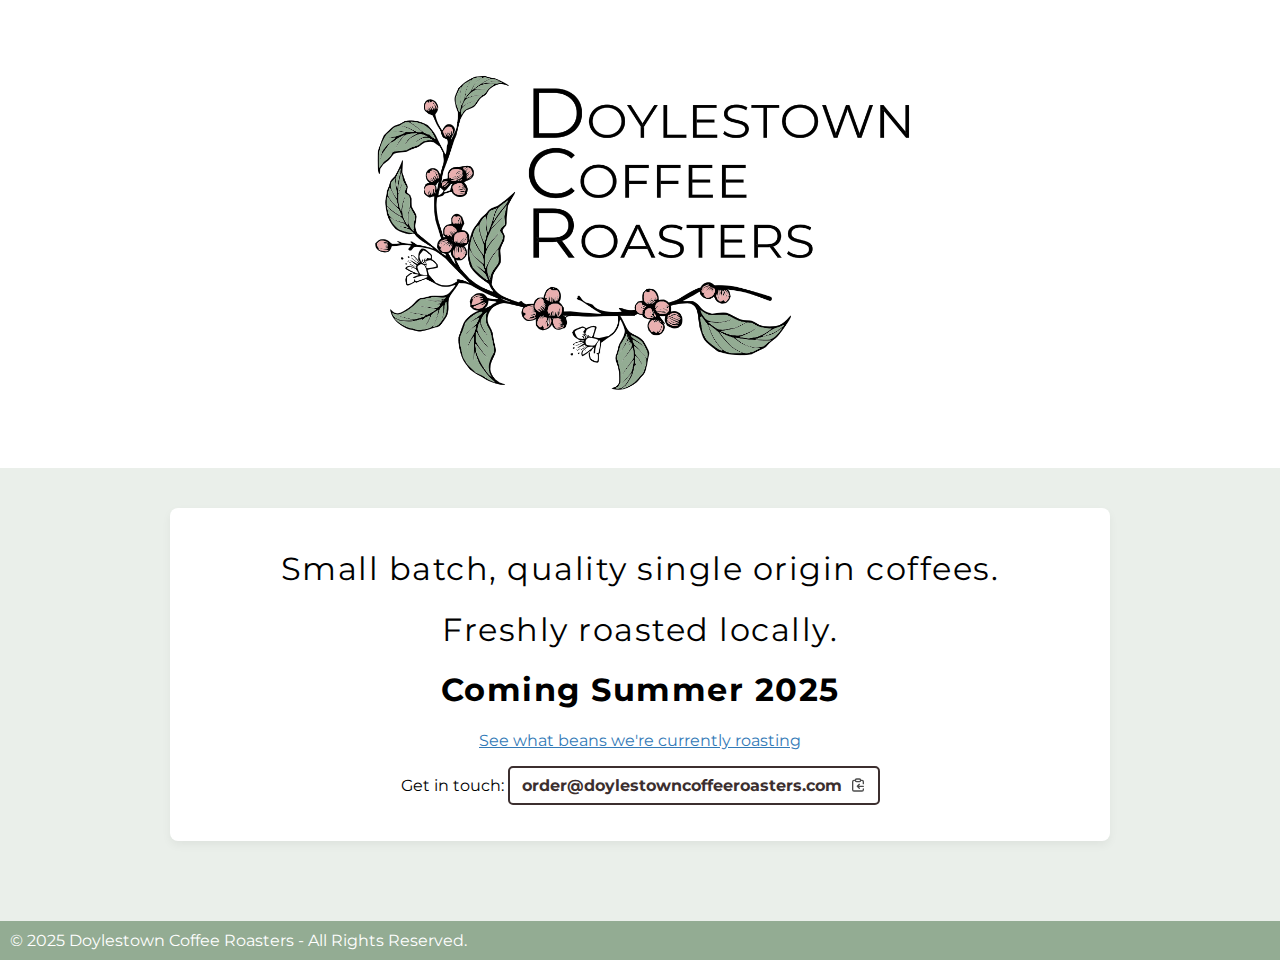
<file: index.html>
<!DOCTYPE html>
<html lang="en">
<head>
    <link href="https://fonts.googleapis.com/css2?family=Montserrat:wght@300;400;600&display=swap" rel="stylesheet">
    <link rel="icon" type="image/x-icon" href="images/favicon.svg">
    <meta charset="UTF-8">
    <meta name="viewport" content="width=device-width, initial-scale=1.0">
    <title>Doylestown Coffee Roasters</title>
    <link rel="stylesheet" href="styles.css">
</head>
<body>
    <header>
        <a href="./"><img src="images/dcr_logo_large.png" alt="Doylestown Coffee Roasters Logo" class="logo"></a>
    </header>
    <div class="content">
        <div class="container">
            <h1>Small batch, quality single origin coffees.</h1>
            <h1>Freshly roasted locally.</h1>
            <h1><b>Coming Summer 2025</b></h1>
            <p><a href="./beans">See what beans we're currently roasting</a></p>
            <section>
                <p>Get in touch: 
                    <a href="mailto:order@doylestowncoffeeroasters.com" 
                    id="email-link" onclick="copyEmail(event)">
                    order@doylestowncoffeeroasters.com
                    <img src="images/clipboard-copy.svg" alt="Copy to clipboard" class="clipboard-icon">
                    </a>
                </p>
                <div id="tooltip" class="tooltip">Copied to clipboard</div>
            </section>
            
            <script>
                function copyEmail(event) {
                    event.preventDefault(); // Prevent default mailto action
                    const email = "order@doylestowncoffeeroasters.com";
                    
                    // Copy email to clipboard
                    navigator.clipboard.writeText(email).then(() => {
                        const tooltip = document.getElementById("tooltip");
                        
                        // Position tooltip near the mouse cursor
                        tooltip.style.left = event.pageX + "px";
                        tooltip.style.top = event.pageY - 30 + "px"; // Slightly above the cursor
                        tooltip.style.opacity = 1; // Make it visible
                        
                        // Hide tooltip after 2 seconds
                        setTimeout(() => {
                            tooltip.style.opacity = 0;
                        }, 2000);
                    }).catch(err => {
                        console.error("Failed to copy email:", err);
                    });
                }
            </script>
        </div>
    </div>
    <footer>
        &copy; 2025 Doylestown Coffee Roasters - All Rights Reserved.
    </footer>
</body>
</html>
</file>
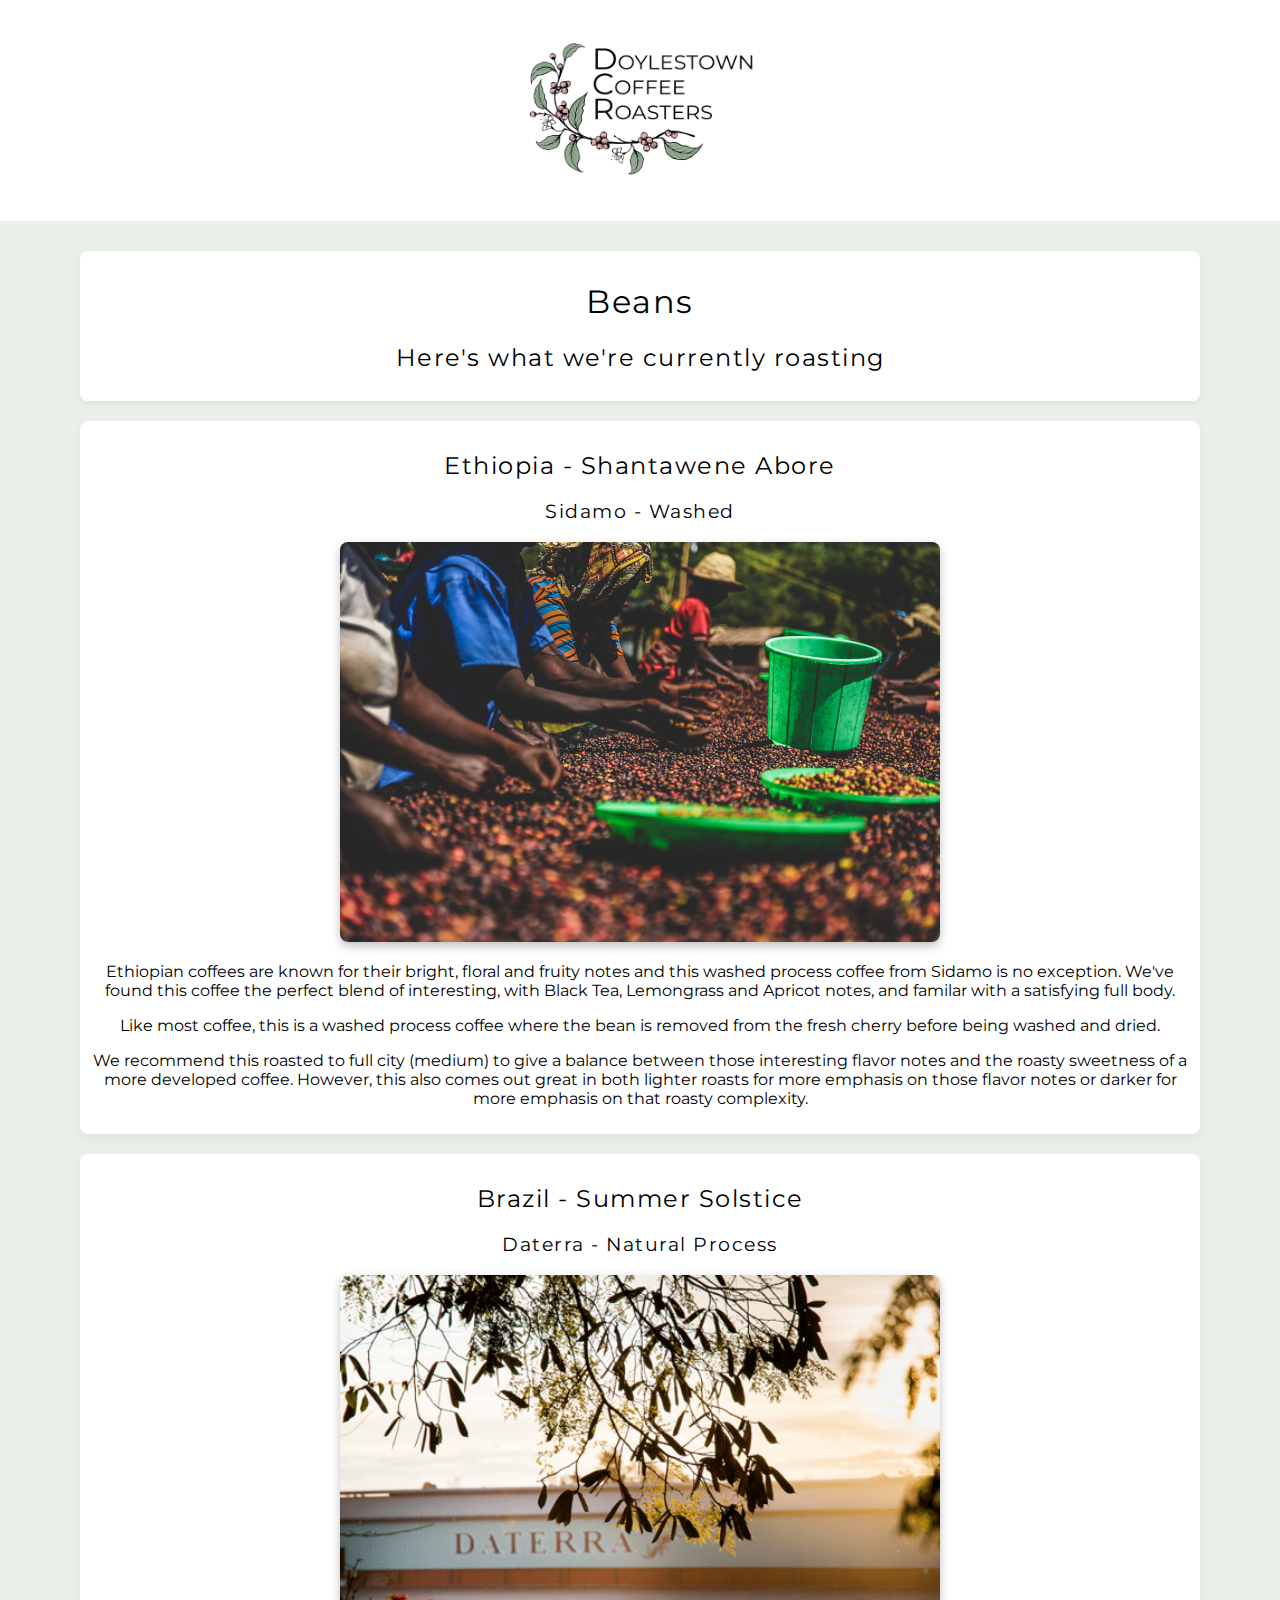
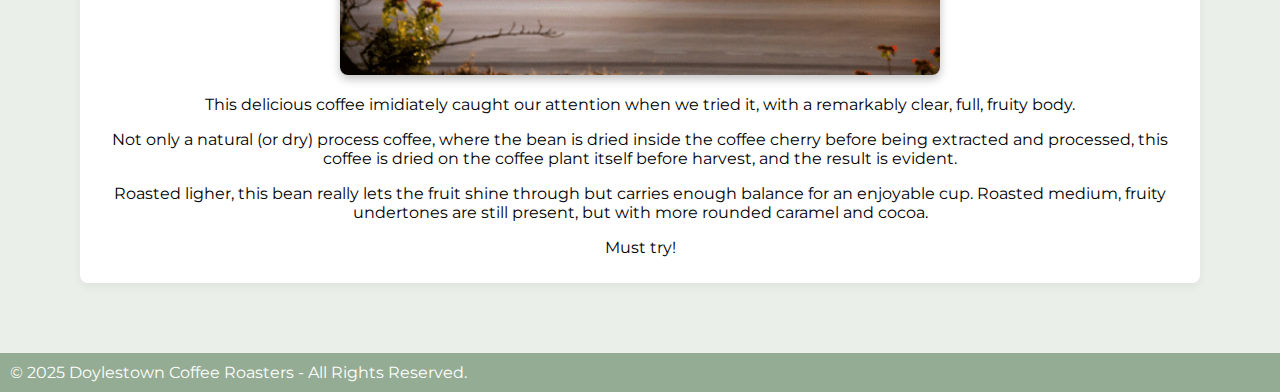
<file: beans.html>
<!DOCTYPE html>
<html lang="en">
<head>
    <link href="https://fonts.googleapis.com/css2?family=Montserrat:wght@300;400;600&display=swap" rel="stylesheet">
    <link rel="icon" type="image/x-icon" href="images/favicon.svg">
    <meta charset="UTF-8">
    <meta name="viewport" content="width=device-width, initial-scale=1.0">
    <title>Doylestown Coffee Roasters - Beans</title>
    <link rel="stylesheet" href="styles.css">
</head>
<body>
    <header>
        <a href="./"><img src="images/dcr_logo_large.png" alt="Doylestown Coffee Roasters Logo" class="logo-page"></a>
    </header>
    <div class="content">
        <div class="page-section">
            <h1>Beans</h1>
            <h2>Here's what we're currently roasting</h2>
        </div>
        <div class="page-section">
            <h2>Ethiopia - Shantawene Abore</h2>
            <h3>Sidamo - Washed</h3>
            <img src="images/ethiopia-washing.jpg" alt="Washed processing in Ethiopia" class="content-image">
            <p>
                Ethiopian coffees are known for their bright, floral and fruity notes and this
                washed process coffee from Sidamo is no exception. We've found this coffee the perfect 
                blend of interesting, with Black Tea, Lemongrass and Apricot notes, and familar 
                with a satisfying full body.
            </p>
            <p>
                Like most coffee, this is a washed process coffee where the bean is removed from the fresh cherry before
                being washed and dried.
            </p>
            <p>
                We recommend this roasted to full city (medium) to give a balance between those interesting flavor notes
                and the roasty sweetness of a more developed coffee. However, this also comes out great in both
                lighter roasts for more emphasis on those flavor notes or darker for more emphasis
                on that roasty complexity.
            </p>
        </div>
        <div class="page-section">
            <h2>Brazil - Summer Solstice</h2>
            <h3>Daterra - Natural Process</h3>
            <img src="images/daterra-summer-solstice.png" alt="Daterra Estate" class="content-image">
            <p>
                This delicious coffee imidiately caught our attention when we tried it,
                with a remarkably clear, full, fruity body.
            </p>
            </p>
                Not only a natural (or dry) process coffee, where the bean is dried inside
                the coffee cherry before being extracted and processed, this coffee is
                dried on the coffee plant itself before harvest, and the result is evident.
            </p>
            <p>
                Roasted ligher, this bean really lets the fruit shine through but carries
                enough balance for an enjoyable cup. Roasted medium, fruity undertones are
                still present, but with more rounded caramel and cocoa.
            </p>
            <p>
                Must try!
            </p>
        </div>
    </div>
    <footer>
        &copy; 2025 Doylestown Coffee Roasters - All Rights Reserved.
    </footer>
</body>
</html>
</file>
<file: styles.css>
body {
    display: flex;
    flex-direction: column;
    justify-content: space-between; /* Pushes footer to bottom if content is short */
    min-height: 100vh;
    font-family: 'Montserrat', sans-serif;
    background-color: #eaefea;
    text-align: center;
    margin: 0;
}
header {
    background-color: #fff;
    padding: 20px;
}

h1, h2, h3 {
    font-family: 'Montserrat', sans-serif;
    font-weight: 400; /* Bold but not too heavy */
    letter-spacing: 1.5px; /* Slight spacing for readability */
}

.logo {
    width: 600px;
    max-width: 90%;
}

.content-image {
    width: 600px;
    max-width: 90%;
    border-radius: 8px;
    box-shadow: 0 4px 10px rgba(0, 0, 0, 0.25);
}

.logo-page {
    width: 250px;
    max-width: 60%;
}

.content {
    display: flex;
    flex-direction: column;
    flex-grow : 1;
    align-items: center;
    padding: 20px;
}

.container {
    width: 90%;
    max-width: 900px;
    margin: 30px auto;
    background: white;
    margin: 20px;
    padding: 20px;
    border-radius: 8px;
    box-shadow: 0 4px 10px rgba(0, 0, 0, 0.05);
}

.page-section {
    width: 90%;
    max-width: 1100px;
    margin: 10px;
    background: white;
    padding: 10px;
    border-radius: 8px;
    box-shadow: 0 4px 10px rgba(0, 0, 0, 0.05);
}

.cta {
    background-color: #e9afaf;
    color: white;
    padding: 10px 20px;
    text-decoration: none;
    border-radius: 5px;
    display: inline-block;
    margin-top: 20px;
}
.cta:hover {
    background-color: #6a4423;
}
footer {
    margin-top: 40px;
    padding: 10px;
    background: #93ac93;
    color: white;
    text-align: left;
}

a:link {
    color: #337ab7; /* A subtle blue */
}

/* Style the email link like a button */
#email-link {
    font-weight: bold;
    color: #3c2f2f;
    text-decoration: none;
    border: 2px solid #3c2f2f;
    padding: 8px 12px;
    border-radius: 5px;
    display: inline-flex;
    align-items: center;
    gap: 8px;
    transition: all 0.2s ease-in-out;
    cursor: pointer;
}

#email-link:hover {
    background-color: #3c2f2f;
    color: white;
}

/* Clipboard icon */
.clipboard-icon {
    width: 16px;
    height: 16px;
    opacity: 0.7;
    transition: opacity 0.2s ease-in-out;
}

#email-link:hover .clipboard-icon {
    opacity: 1;
}

/* Tooltip styles */
.tooltip {
    position: absolute;
    background-color: rgba(0, 0, 0, 0.8);
    color: white;
    padding: 6px 10px;
    border-radius: 5px;
    font-size: 0.9rem;
    opacity: 0;
    transition: opacity 0.3s ease-in-out;
    pointer-events: none; /* Prevents tooltip from interfering with clicks */
}

/* For mobile devices */
@media (max-width: 768px) {
    h1 {
        font-size: 1.7rem;
    }

    h2 {
        font-size: 1.5rem;
    }

    p {
        font-size: 0.9rem;
    }
}
</file>
